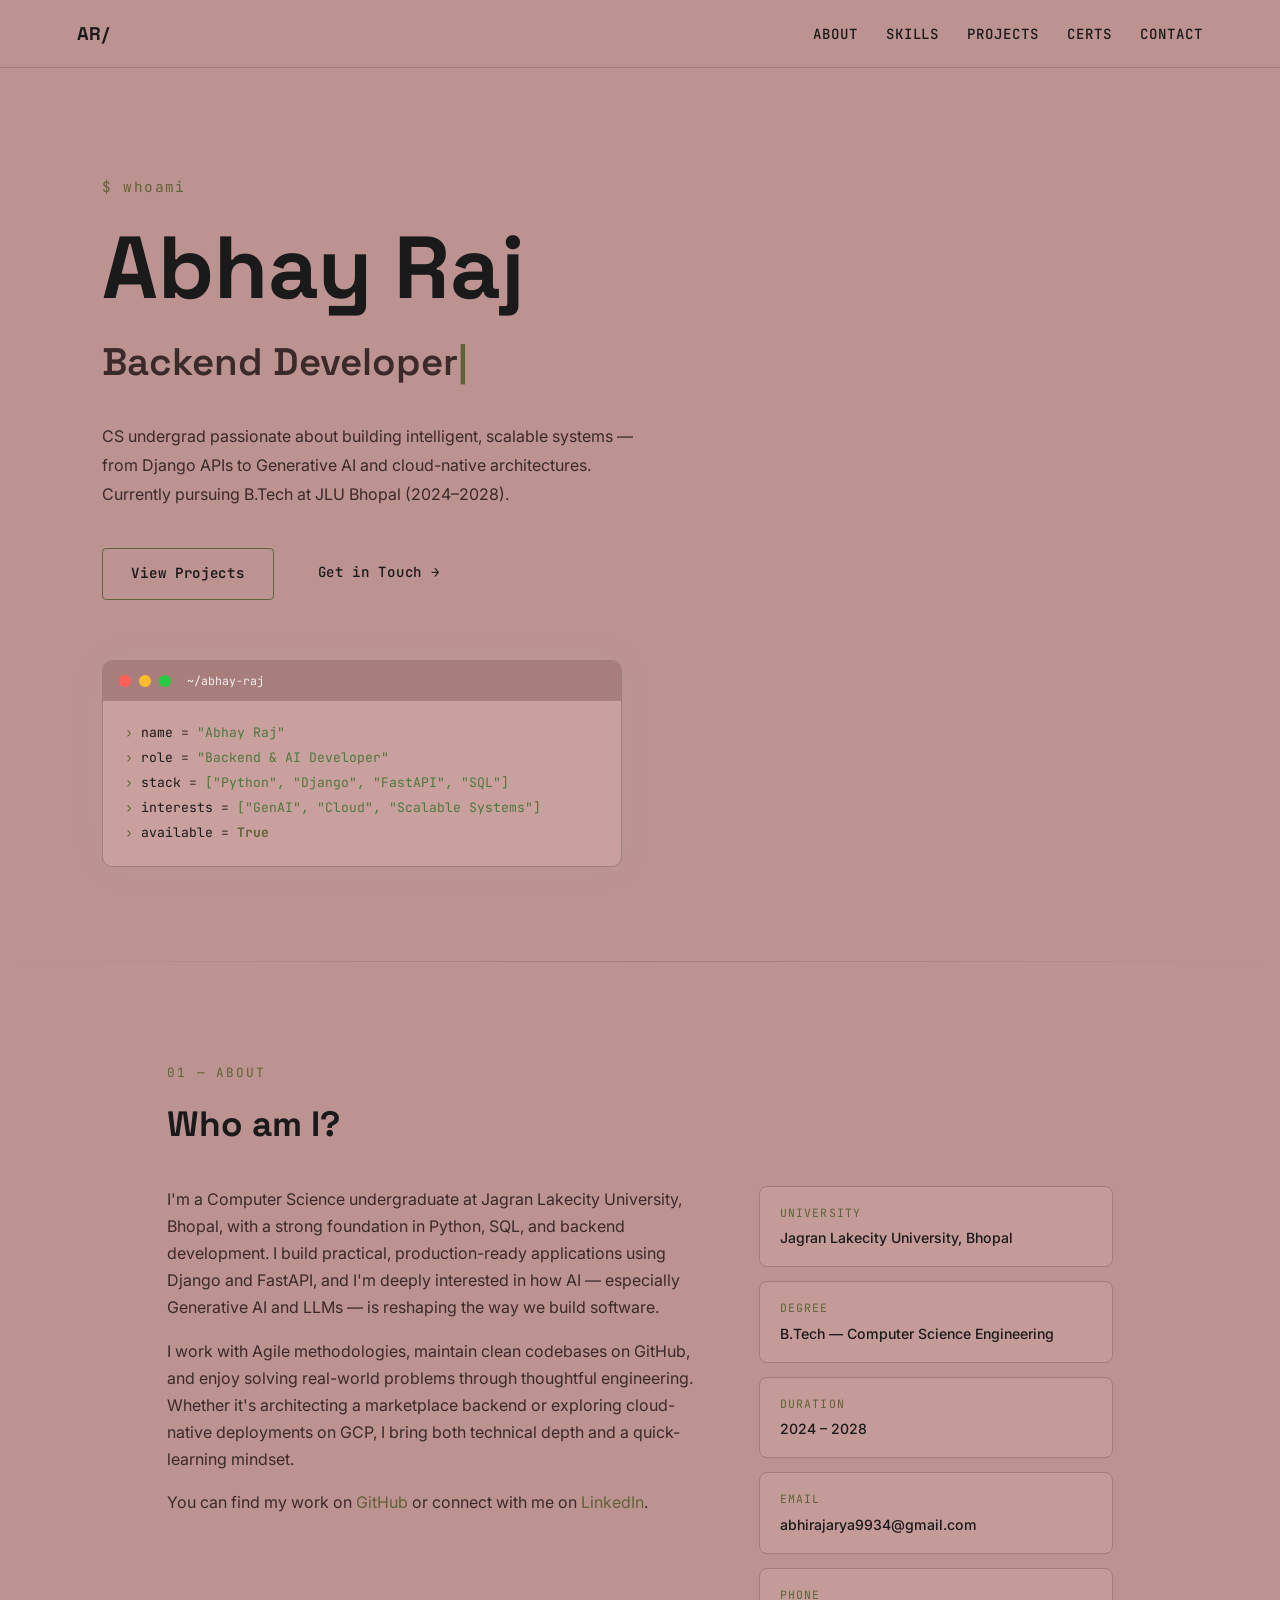
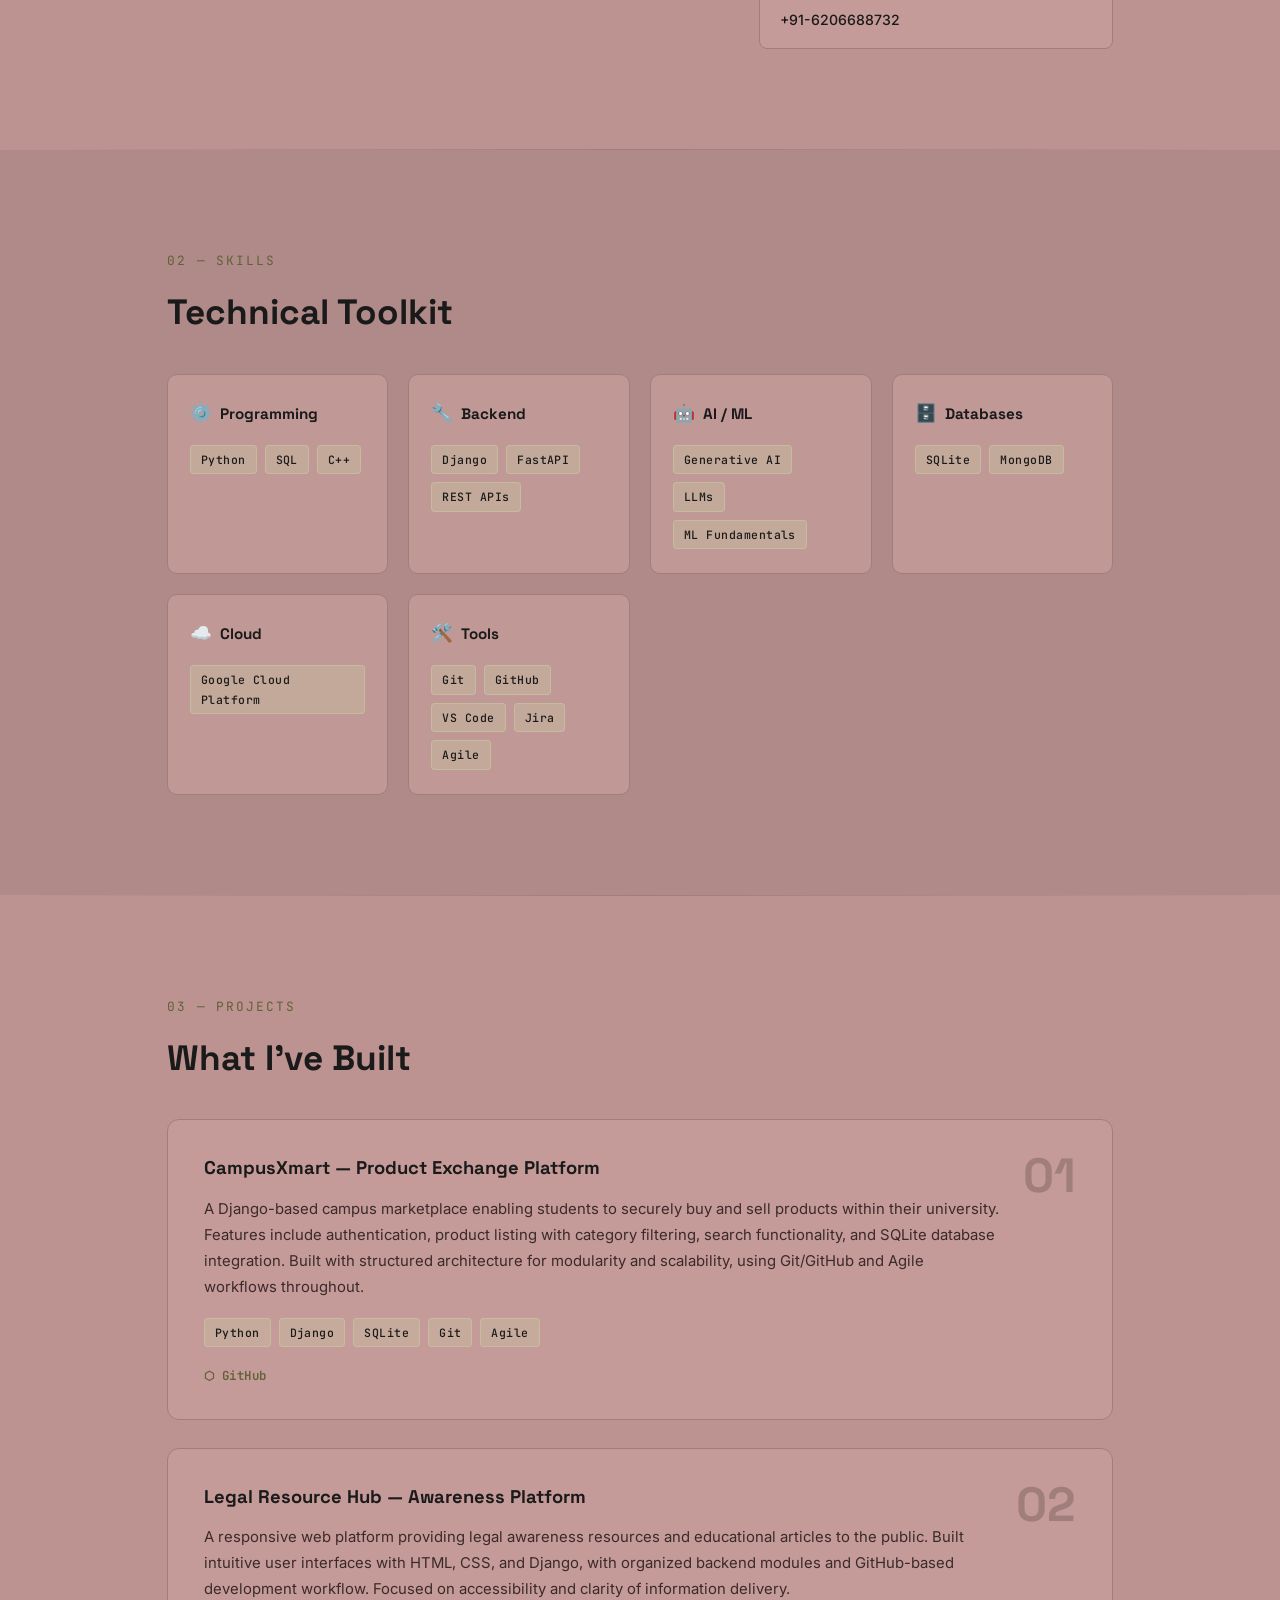
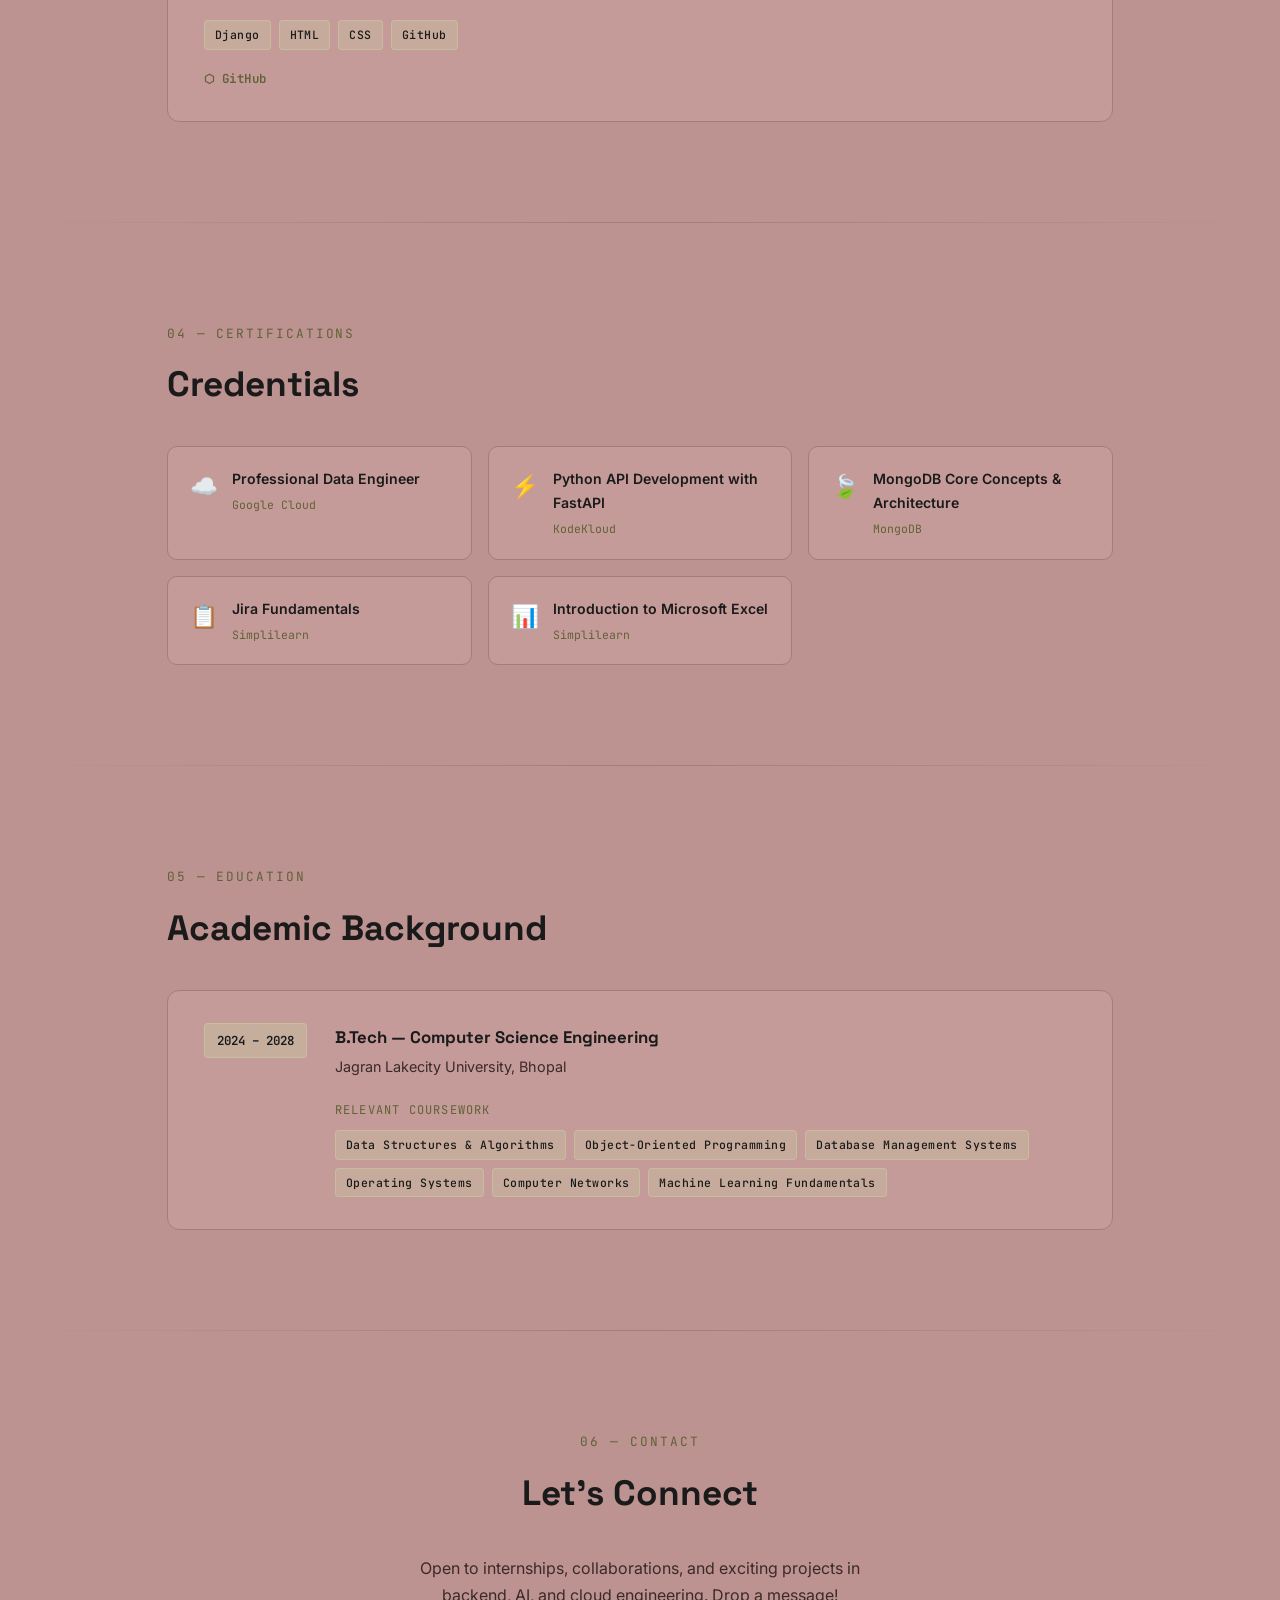
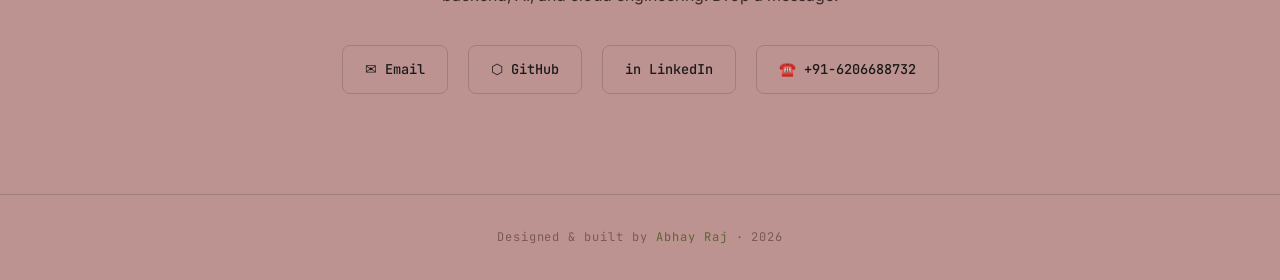
<file: index.html>
<!DOCTYPE html>
<html lang="en">
<head>
<meta charset="UTF-8"/>
<meta name="viewport" content="width=device-width, initial-scale=1.0"/>
<link rel="preconnect" href="https://fonts.googleapis.com"/>
<link rel="stylesheet" href="style.css">
<link href="https://fonts.googleapis.com/css2?family=Space+Grotesk:wght@400;500;600;700&family=Inter:wght@300;400;500&family=JetBrains+Mono:wght@400;500&display=swap" rel="stylesheet"/>
<title>Abhay Raj — Portfolio</title>
</head>
<body>
<!-- NAV -->
<nav id="nav">
  <div class="nav-logo">AR/</div>
  <ul class="nav-links">
    <li><a href="#about">About</a></li>
    <li><a href="#skills">Skills</a></li>
    <li><a href="#projects">Projects</a></li>
    <li><a href="#certs">Certs</a></li>
    <li><a href="#contact">Contact</a></li>
  </ul>
  <button class="hamburger" id="hamburger" aria-label="Toggle menu">
    <span></span><span></span><span></span>
  </button>
</nav>
<!-- MOBILE DRAWER -->
<div class="nav-drawer" id="drawer">
  <a href="#about"    onclick="closeDrawer()">About</a>
  <a href="#skills"   onclick="closeDrawer()">Skills</a>
  <a href="#projects" onclick="closeDrawer()">Projects</a>
  <a href="#certs"    onclick="closeDrawer()">Certs</a>
  <a href="#contact"  onclick="closeDrawer()">Contact</a>
</div>

<!-- HERO -->
<div id="hero">
  <p class="hero-eyebrow">$ whoami</p>
  <h1 class="hero-name">Abhay Raj</h1>
  <h2 class="hero-title"><span id="typed"></span><span class="typed-cursor">|</span></h2>
  <p class="hero-desc">
    CS undergrad passionate about building intelligent, scalable systems —
    from Django APIs to Generative AI and cloud-native architectures.
    Currently pursuing B.Tech at JLU Bhopal (2024–2028).
  </p>
  <div class="hero-btns">
    <a class="btn-primary" href="#projects">View Projects</a>
    <a class="btn-ghost" href="mailto:abhirajarya9934@gmail.com">Get in Touch →</a>
  </div>

  <div class="terminal">
    <div class="terminal-bar">
      <div class="dot dot-r"></div><div class="dot dot-y"></div><div class="dot dot-g"></div>
      <span style="font-family:'JetBrains Mono',monospace;font-size:.72rem;color:#f5f0ee;margin-left:8px">~/abhay-raj</span>
    </div>
    <div class="terminal-body">
      <div><span class="prompt">›</span> <span class="key">name</span>       = <span class="val">"Abhay Raj"</span></div>
      <div><span class="prompt">›</span> <span class="key">role</span>       = <span class="val">"Backend &amp; AI Developer"</span></div>
      <div><span class="prompt">›</span> <span class="key">stack</span>      = <span class="val">["Python", "Django", "FastAPI", "SQL"]</span></div>
      <div><span class="prompt">›</span> <span class="key">interests</span>  = <span class="val">["GenAI", "Cloud", "Scalable Systems"]</span></div>
      <div><span class="prompt">›</span> <span class="key">available</span>  = <span class="val" style="color:#606237;font-weight:700">True</span></div>
    </div>
  </div>
</div>

<div class="section-divider"></div>

<!-- ABOUT -->
<section id="about">
  <div class="reveal">
    <p class="section-label">01 — About</p>
    <h2 class="section-title">Who am I?</h2>
  </div>
  <div class="about-grid">
    <div class="about-text reveal">
      <p>
        I'm a Computer Science undergraduate at Jagran Lakecity University, Bhopal, with a strong foundation in Python, SQL, and backend development. I build practical, production-ready applications using Django and FastAPI, and I'm deeply interested in how AI — especially Generative AI and LLMs — is reshaping the way we build software.
      </p>
      <p>
        I work with Agile methodologies, maintain clean codebases on GitHub, and enjoy solving real-world problems through thoughtful engineering. Whether it's architecting a marketplace backend or exploring cloud-native deployments on GCP, I bring both technical depth and a quick-learning mindset.
      </p>
      <p>
        You can find my work on <a href="https://github.com/Paparx" target="_blank">GitHub</a> or connect with me on <a href="https://linkedin.com/in/abhay-rraj" target="_blank">LinkedIn</a>.
      </p>
    </div>
    <div class="about-details reveal">
      <div class="detail-item">
        <div class="di-label">University</div>
        <div class="di-val">Jagran Lakecity University, Bhopal</div>
      </div>
      <div class="detail-item">
        <div class="di-label">Degree</div>
        <div class="di-val">B.Tech — Computer Science Engineering</div>
      </div>
      <div class="detail-item">
        <div class="di-label">Duration</div>
        <div class="di-val">2024 – 2028</div>
      </div>
      <div class="detail-item">
        <div class="di-label">Email</div>
        <div class="di-val">abhirajarya9934@gmail.com</div>
      </div>
      <div class="detail-item">
        <div class="di-label">Phone</div>
        <div class="di-val">+91-6206688732</div>
      </div>
    </div>
  </div>
</section>

<div class="section-divider"></div>

<!-- SKILLS -->
<div id="skills">
  <div class="inner">
    <div class="reveal">
      <p class="section-label">02 — Skills</p>
      <h2 class="section-title">Technical Toolkit</h2>
    </div>
    <div class="skills-grid">
      <div class="skill-card reveal">
        <div class="skill-card-title"><span class="icon">⚙️</span> Programming</div>
        <div class="tags">
          <span class="tag">Python</span>
          <span class="tag">SQL</span>
          <span class="tag">C++</span>
        </div>
      </div>
      <div class="skill-card reveal">
        <div class="skill-card-title"><span class="icon">🔧</span> Backend</div>
        <div class="tags">
          <span class="tag">Django</span>
          <span class="tag">FastAPI</span>
          <span class="tag">REST APIs</span>
        </div>
      </div>
      <div class="skill-card reveal">
        <div class="skill-card-title"><span class="icon">🤖</span> AI / ML</div>
        <div class="tags">
          <span class="tag">Generative AI</span>
          <span class="tag">LLMs</span>
          <span class="tag">ML Fundamentals</span>
        </div>
      </div>
      <div class="skill-card reveal">
        <div class="skill-card-title"><span class="icon">🗄️</span> Databases</div>
        <div class="tags">
          <span class="tag">SQLite</span>
          <span class="tag">MongoDB</span>
        </div>
      </div>
      <div class="skill-card reveal">
        <div class="skill-card-title"><span class="icon">☁️</span> Cloud</div>
        <div class="tags">
          <span class="tag">Google Cloud Platform</span>
        </div>
      </div>
      <div class="skill-card reveal">
        <div class="skill-card-title"><span class="icon">🛠️</span> Tools</div>
        <div class="tags">
          <span class="tag">Git</span>
          <span class="tag">GitHub</span>
          <span class="tag">VS Code</span>
          <span class="tag">Jira</span>
          <span class="tag">Agile</span>
        </div>
      </div>
    </div>
  </div>
</div>

<div class="section-divider"></div>

<!-- PROJECTS -->
<section id="projects">
  <div class="reveal">
    <p class="section-label">03 — Projects</p>
    <h2 class="section-title">What I've Built</h2>
  </div>
  <div class="projects-list">

    <div class="project-card reveal">
      <div>
        <div class="project-name">CampusXmart — Product Exchange Platform</div>
        <p class="project-desc">
          A Django-based campus marketplace enabling students to securely buy and sell products within their university. Features include authentication, product listing with category filtering, search functionality, and SQLite database integration. Built with structured architecture for modularity and scalability, using Git/GitHub and Agile workflows throughout.
        </p>
        <div class="tags" style="margin-bottom:18px">
          <span class="tag">Python</span><span class="tag">Django</span>
          <span class="tag">SQLite</span><span class="tag">Git</span><span class="tag">Agile</span>
        </div>
        <div class="project-links">
          <a class="project-link" href="https://github.com/Paparx/CampusXmart" target="_blank">⬡ GitHub</a>
        </div>
      </div>
      <div class="project-number">01</div>
    </div>

    <div class="project-card reveal">
      <div>
        <div class="project-name">Legal Resource Hub — Awareness Platform</div>
        <p class="project-desc">
          A responsive web platform providing legal awareness resources and educational articles to the public. Built intuitive user interfaces with HTML, CSS, and Django, with organized backend modules and GitHub-based development workflow. Focused on accessibility and clarity of information delivery.
        </p>
        <div class="tags" style="margin-bottom:18px">
          <span class="tag">Django</span><span class="tag">HTML</span>
          <span class="tag">CSS</span><span class="tag">GitHub</span>
        </div>
        <div class="project-links">
          <a class="project-link" href="https://github.com/Paparx/WP_end_project" target="_blank">⬡ GitHub</a>
        </div>
      </div>
      <div class="project-number">02</div>
    </div>

  </div>
</section>

<div class="section-divider"></div>

<!-- CERTIFICATIONS -->
<section id="certs">
  <div class="reveal">
    <p class="section-label">04 — Certifications</p>
    <h2 class="section-title">Credentials</h2>
  </div>
  <div class="certs-grid">
    <div class="cert-card reveal">
      <div class="cert-icon">☁️</div>
      <div>
        <div class="cert-name">Professional Data Engineer</div>
        <div class="cert-issuer">Google Cloud</div>
      </div>
    </div>
    <div class="cert-card reveal">
      <div class="cert-icon">⚡</div>
      <div>
        <div class="cert-name">Python API Development with FastAPI</div>
        <div class="cert-issuer">KodeKloud</div>
      </div>
    </div>
    <div class="cert-card reveal">
      <div class="cert-icon">🍃</div>
      <div>
        <div class="cert-name">MongoDB Core Concepts & Architecture</div>
        <div class="cert-issuer">MongoDB</div>
      </div>
    </div>
    <div class="cert-card reveal">
      <div class="cert-icon">📋</div>
      <div>
        <div class="cert-name">Jira Fundamentals</div>
        <div class="cert-issuer">Simplilearn</div>
      </div>
    </div>
    <div class="cert-card reveal">
      <div class="cert-icon">📊</div>
      <div>
        <div class="cert-name">Introduction to Microsoft Excel</div>
        <div class="cert-issuer">Simplilearn</div>
      </div>
    </div>
  </div>
</section>

<div class="section-divider"></div>

<!-- EDUCATION -->
<section id="education">
  <div class="reveal">
    <p class="section-label">05 — Education</p>
    <h2 class="section-title">Academic Background</h2>
  </div>
  <div class="edu-card reveal">
    <div class="edu-year">2024 – 2028</div>
    <div class="edu-info">
      <div class="edu-degree">B.Tech — Computer Science Engineering</div>
      <div class="edu-school">Jagran Lakecity University, Bhopal</div>
      <div class="coursework">
        <div class="coursework-title">Relevant Coursework</div>
        <div class="tags">
          <span class="tag">Data Structures &amp; Algorithms</span>
          <span class="tag">Object-Oriented Programming</span>
          <span class="tag">Database Management Systems</span>
          <span class="tag">Operating Systems</span>
          <span class="tag">Computer Networks</span>
          <span class="tag">Machine Learning Fundamentals</span>
        </div>
      </div>
    </div>
  </div>
</section>

<div class="section-divider"></div>

<!-- CONTACT -->
<section id="contact">
  <div class="reveal">
    <p class="section-label">06 — Contact</p>
    <h2 class="section-title">Let's Connect</h2>
  </div>
  <p class="contact-desc reveal">
    Open to internships, collaborations, and exciting projects in backend, AI, and cloud engineering. Drop a message!
  </p>
  <div class="contact-links reveal">
    <a class="contact-link" href="mailto:abhirajarya9934@gmail.com">✉ Email</a>
    <a class="contact-link" href="https://github.com/Paparx" target="_blank">⬡ GitHub</a>
    <a class="contact-link" href="https://linkedin.com/in/abhay-rraj" target="_blank">in LinkedIn</a>
    <a class="contact-link" href="tel:+916206688732">☎️ +91-6206688732</a>
  </div>
</section>

<footer>
  Designed &amp; built by <span>Abhay Raj</span> · 2026
</footer>
<script src="script.js"></script>
</body>
</html>
</file>
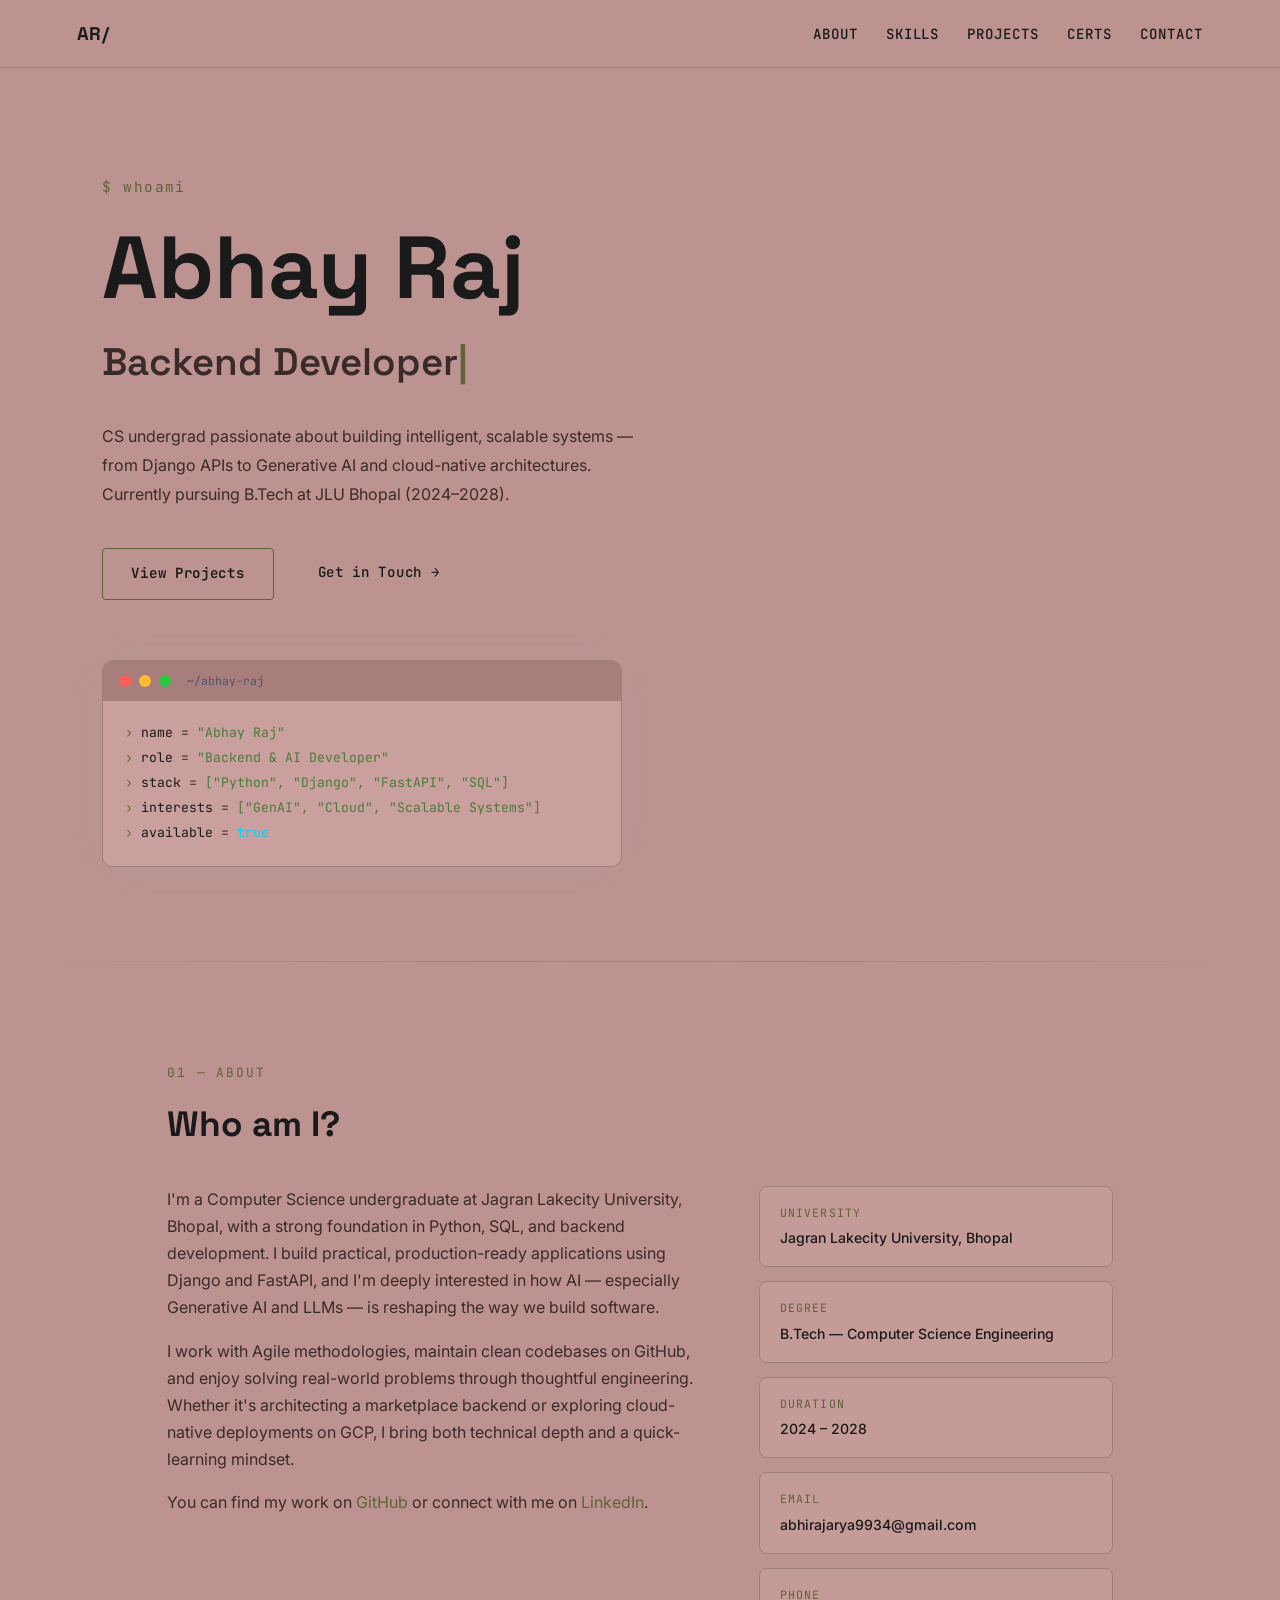
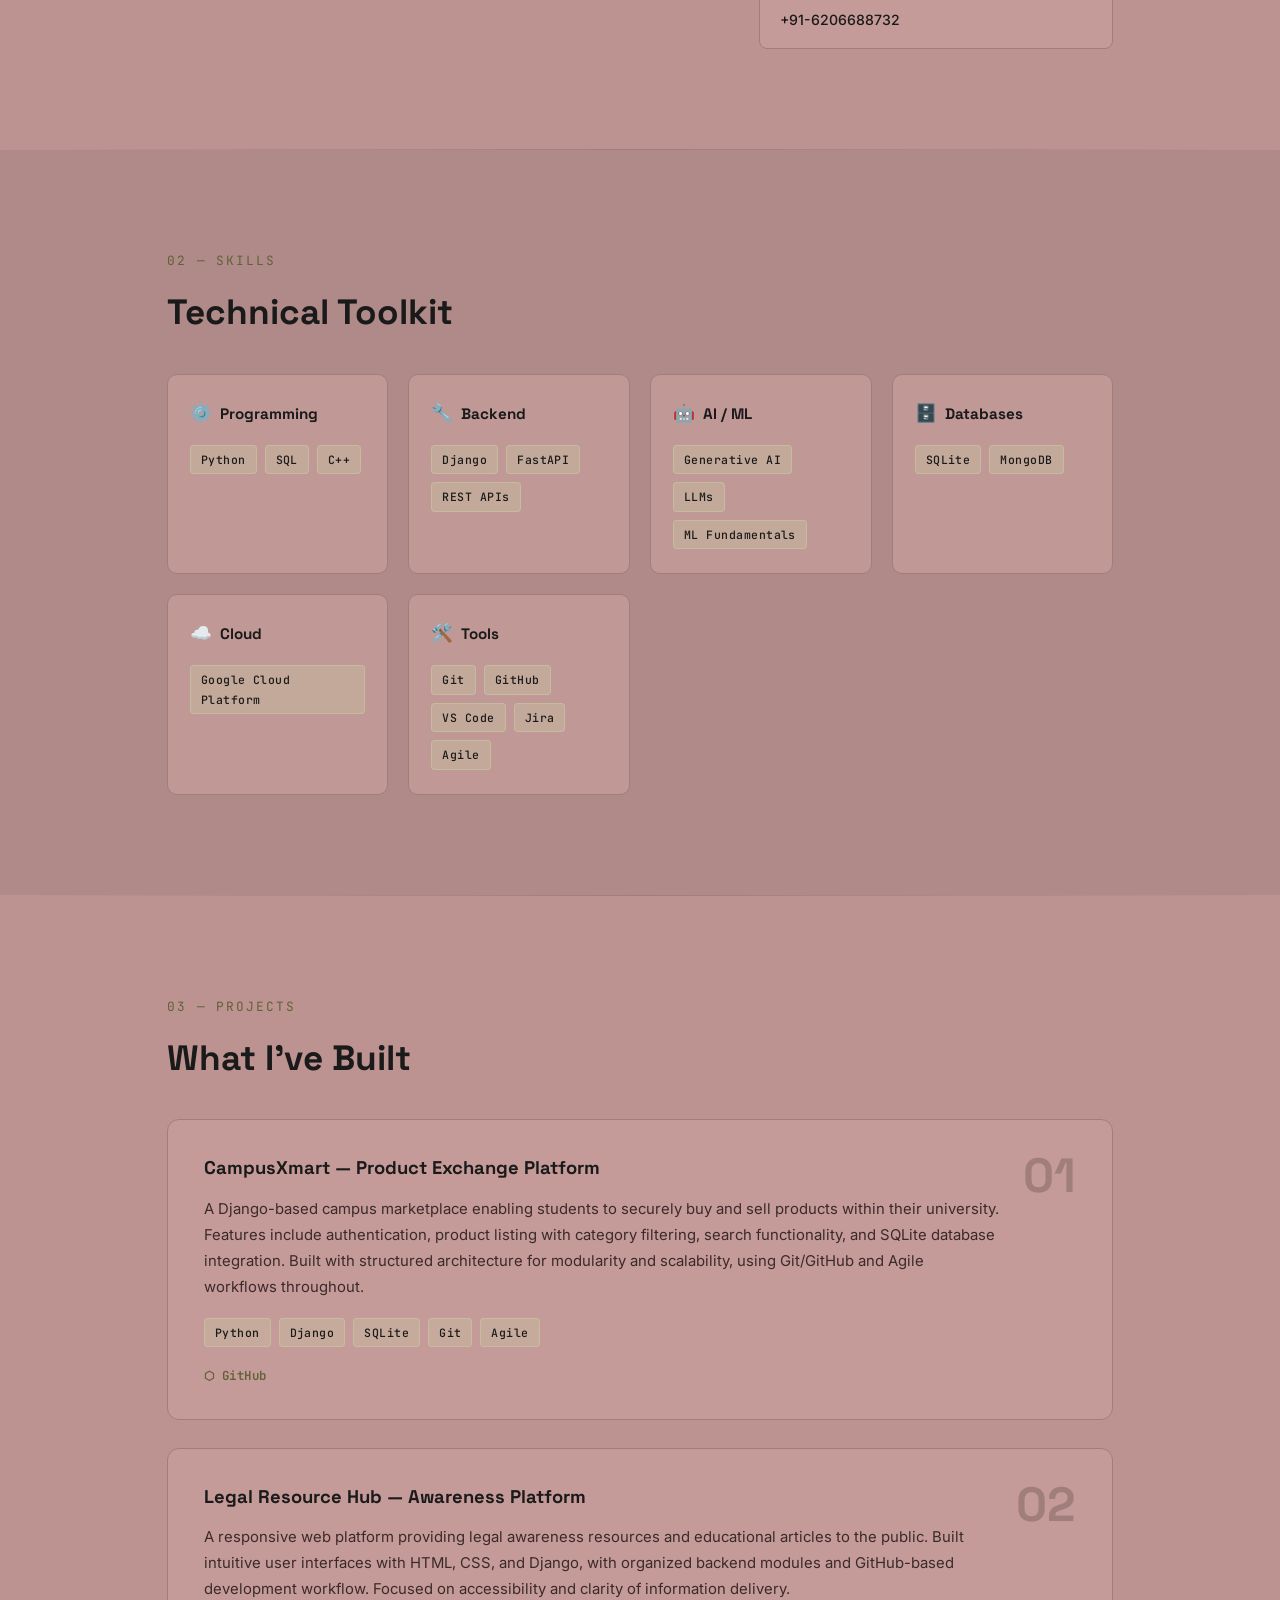
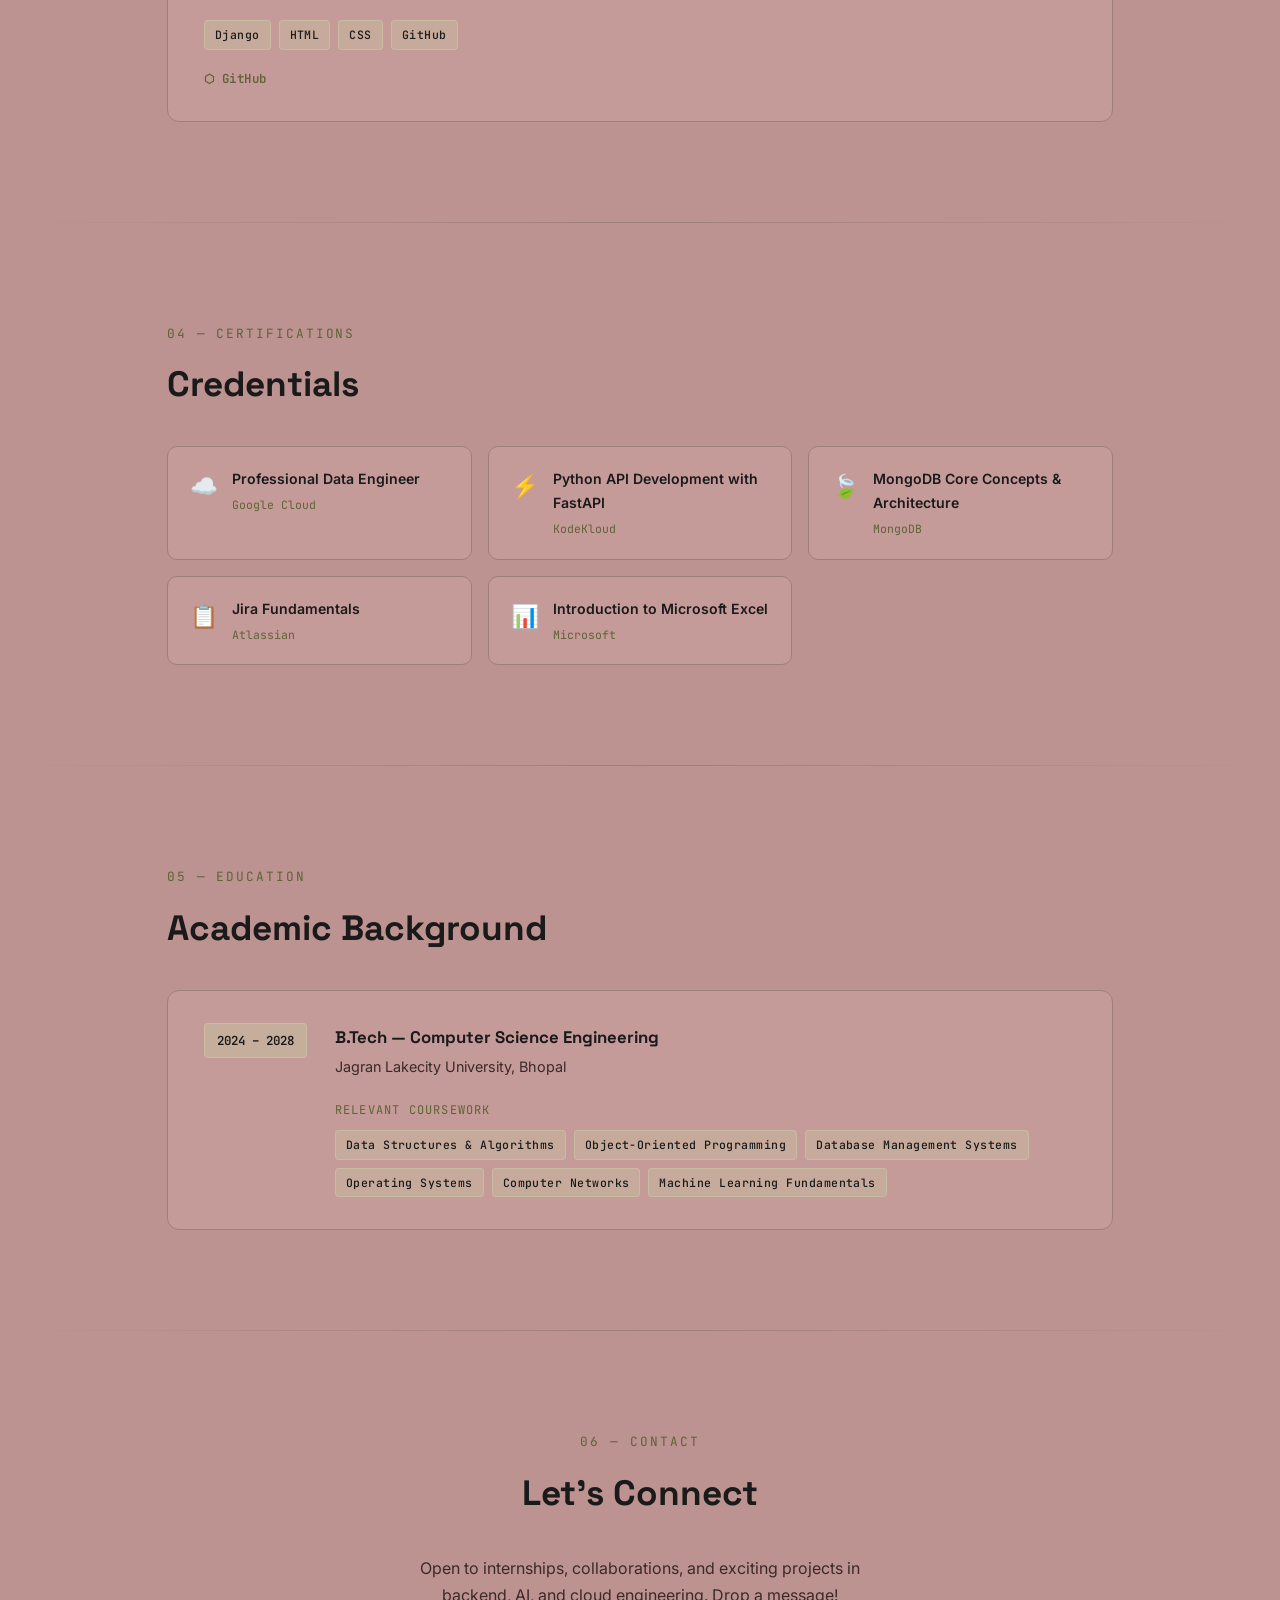
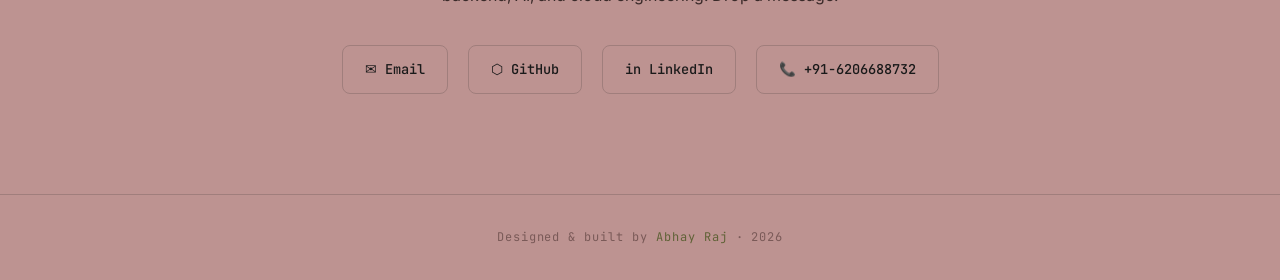
<file: portfolio.html>
<!DOCTYPE html>
<html lang="en">
<head>
<meta charset="UTF-8"/>
<meta name="viewport" content="width=device-width, initial-scale=1.0"/>
<link rel="preconnect" href="https://fonts.googleapis.com"/>
<link rel="stylesheet" href="style.css">
<link href="https://fonts.googleapis.com/css2?family=Space+Grotesk:wght@400;500;600;700&family=Inter:wght@300;400;500&family=JetBrains+Mono:wght@400;500&display=swap" rel="stylesheet"/>
<title>Abhay Raj — Portfolio</title>
</head>
<body>
<!-- NAV -->
<nav id="nav">
  <div class="nav-logo">AR/</div>
  <ul class="nav-links">
    <li><a href="#about">About</a></li>
    <li><a href="#skills">Skills</a></li>
    <li><a href="#projects">Projects</a></li>
    <li><a href="#certs">Certs</a></li>
    <li><a href="#contact">Contact</a></li>
  </ul>
</nav>

<!-- HERO -->
<div id="hero">
  <p class="hero-eyebrow">$ whoami</p>
  <h1 class="hero-name">Abhay Raj</h1>
  <h2 class="hero-title"><span id="typed"></span><span class="typed-cursor">|</span></h2>
  <p class="hero-desc">
    CS undergrad passionate about building intelligent, scalable systems —
    from Django APIs to Generative AI and cloud-native architectures.
    Currently pursuing B.Tech at JLU Bhopal (2024–2028).
  </p>
  <div class="hero-btns">
    <a class="btn-primary" href="#projects">View Projects</a>
    <a class="btn-ghost" href="mailto:abhirajarya9934@gmail.com">Get in Touch →</a>
  </div>

  <div class="terminal">
    <div class="terminal-bar">
      <div class="dot dot-r"></div><div class="dot dot-y"></div><div class="dot dot-g"></div>
      <span style="font-family:'JetBrains Mono',monospace;font-size:.72rem;color:#4a5568;margin-left:8px">~/abhay-raj</span>
    </div>
    <div class="terminal-body">
      <div><span class="prompt">›</span> <span class="key">name</span>       = <span class="val">"Abhay Raj"</span></div>
      <div><span class="prompt">›</span> <span class="key">role</span>       = <span class="val">"Backend &amp; AI Developer"</span></div>
      <div><span class="prompt">›</span> <span class="key">stack</span>      = <span class="val">["Python", "Django", "FastAPI", "SQL"]</span></div>
      <div><span class="prompt">›</span> <span class="key">interests</span>  = <span class="val">["GenAI", "Cloud", "Scalable Systems"]</span></div>
      <div><span class="prompt">›</span> <span class="key">available</span>  = <span class="val" style="color:#00D4FF">true</span></div>
    </div>
  </div>
</div>

<div class="section-divider"></div>

<!-- ABOUT -->
<section id="about">
  <div class="reveal">
    <p class="section-label">01 — About</p>
    <h2 class="section-title">Who am I?</h2>
  </div>
  <div class="about-grid">
    <div class="about-text reveal">
      <p>
        I'm a Computer Science undergraduate at Jagran Lakecity University, Bhopal, with a strong foundation in Python, SQL, and backend development. I build practical, production-ready applications using Django and FastAPI, and I'm deeply interested in how AI — especially Generative AI and LLMs — is reshaping the way we build software.
      </p>
      <p>
        I work with Agile methodologies, maintain clean codebases on GitHub, and enjoy solving real-world problems through thoughtful engineering. Whether it's architecting a marketplace backend or exploring cloud-native deployments on GCP, I bring both technical depth and a quick-learning mindset.
      </p>
      <p>
        You can find my work on <a href="https://github.com/Paparx" target="_blank">GitHub</a> or connect with me on <a href="https://linkedin.com/in/abhay-rraj" target="_blank">LinkedIn</a>.
      </p>
    </div>
    <div class="about-details reveal">
      <div class="detail-item">
        <div class="di-label">University</div>
        <div class="di-val">Jagran Lakecity University, Bhopal</div>
      </div>
      <div class="detail-item">
        <div class="di-label">Degree</div>
        <div class="di-val">B.Tech — Computer Science Engineering</div>
      </div>
      <div class="detail-item">
        <div class="di-label">Duration</div>
        <div class="di-val">2024 – 2028</div>
      </div>
      <div class="detail-item">
        <div class="di-label">Email</div>
        <div class="di-val">abhirajarya9934@gmail.com</div>
      </div>
      <div class="detail-item">
        <div class="di-label">Phone</div>
        <div class="di-val">+91-6206688732</div>
      </div>
    </div>
  </div>
</section>

<div class="section-divider"></div>

<!-- SKILLS -->
<div id="skills">
  <div class="inner">
    <div class="reveal">
      <p class="section-label">02 — Skills</p>
      <h2 class="section-title">Technical Toolkit</h2>
    </div>
    <div class="skills-grid">
      <div class="skill-card reveal">
        <div class="skill-card-title"><span class="icon">⚙️</span> Programming</div>
        <div class="tags">
          <span class="tag">Python</span>
          <span class="tag">SQL</span>
          <span class="tag">C++</span>
        </div>
      </div>
      <div class="skill-card reveal">
        <div class="skill-card-title"><span class="icon">🔧</span> Backend</div>
        <div class="tags">
          <span class="tag">Django</span>
          <span class="tag">FastAPI</span>
          <span class="tag">REST APIs</span>
        </div>
      </div>
      <div class="skill-card reveal">
        <div class="skill-card-title"><span class="icon">🤖</span> AI / ML</div>
        <div class="tags">
          <span class="tag">Generative AI</span>
          <span class="tag">LLMs</span>
          <span class="tag">ML Fundamentals</span>
        </div>
      </div>
      <div class="skill-card reveal">
        <div class="skill-card-title"><span class="icon">🗄️</span> Databases</div>
        <div class="tags">
          <span class="tag">SQLite</span>
          <span class="tag">MongoDB</span>
        </div>
      </div>
      <div class="skill-card reveal">
        <div class="skill-card-title"><span class="icon">☁️</span> Cloud</div>
        <div class="tags">
          <span class="tag">Google Cloud Platform</span>
        </div>
      </div>
      <div class="skill-card reveal">
        <div class="skill-card-title"><span class="icon">🛠️</span> Tools</div>
        <div class="tags">
          <span class="tag">Git</span>
          <span class="tag">GitHub</span>
          <span class="tag">VS Code</span>
          <span class="tag">Jira</span>
          <span class="tag">Agile</span>
        </div>
      </div>
    </div>
  </div>
</div>

<div class="section-divider"></div>

<!-- PROJECTS -->
<section id="projects">
  <div class="reveal">
    <p class="section-label">03 — Projects</p>
    <h2 class="section-title">What I've Built</h2>
  </div>
  <div class="projects-list">

    <div class="project-card reveal">
      <div>
        <div class="project-name">CampusXmart — Product Exchange Platform</div>
        <p class="project-desc">
          A Django-based campus marketplace enabling students to securely buy and sell products within their university. Features include authentication, product listing with category filtering, search functionality, and SQLite database integration. Built with structured architecture for modularity and scalability, using Git/GitHub and Agile workflows throughout.
        </p>
        <div class="tags" style="margin-bottom:18px">
          <span class="tag">Python</span><span class="tag">Django</span>
          <span class="tag">SQLite</span><span class="tag">Git</span><span class="tag">Agile</span>
        </div>
        <div class="project-links">
          <a class="project-link" href="https://github.com/Paparx" target="_blank">⬡ GitHub</a>
        </div>
      </div>
      <div class="project-number">01</div>
    </div>

    <div class="project-card reveal">
      <div>
        <div class="project-name">Legal Resource Hub — Awareness Platform</div>
        <p class="project-desc">
          A responsive web platform providing legal awareness resources and educational articles to the public. Built intuitive user interfaces with HTML, CSS, and Django, with organized backend modules and GitHub-based development workflow. Focused on accessibility and clarity of information delivery.
        </p>
        <div class="tags" style="margin-bottom:18px">
          <span class="tag">Django</span><span class="tag">HTML</span>
          <span class="tag">CSS</span><span class="tag">GitHub</span>
        </div>
        <div class="project-links">
          <a class="project-link" href="https://github.com/Paparx" target="_blank">⬡ GitHub</a>
        </div>
      </div>
      <div class="project-number">02</div>
    </div>

  </div>
</section>

<div class="section-divider"></div>

<!-- CERTIFICATIONS -->
<section id="certs">
  <div class="reveal">
    <p class="section-label">04 — Certifications</p>
    <h2 class="section-title">Credentials</h2>
  </div>
  <div class="certs-grid">
    <div class="cert-card reveal">
      <div class="cert-icon">☁️</div>
      <div>
        <div class="cert-name">Professional Data Engineer</div>
        <div class="cert-issuer">Google Cloud</div>
      </div>
    </div>
    <div class="cert-card reveal">
      <div class="cert-icon">⚡</div>
      <div>
        <div class="cert-name">Python API Development with FastAPI</div>
        <div class="cert-issuer">KodeKloud</div>
      </div>
    </div>
    <div class="cert-card reveal">
      <div class="cert-icon">🍃</div>
      <div>
        <div class="cert-name">MongoDB Core Concepts & Architecture</div>
        <div class="cert-issuer">MongoDB</div>
      </div>
    </div>
    <div class="cert-card reveal">
      <div class="cert-icon">📋</div>
      <div>
        <div class="cert-name">Jira Fundamentals</div>
        <div class="cert-issuer">Atlassian</div>
      </div>
    </div>
    <div class="cert-card reveal">
      <div class="cert-icon">📊</div>
      <div>
        <div class="cert-name">Introduction to Microsoft Excel</div>
        <div class="cert-issuer">Microsoft</div>
      </div>
    </div>
  </div>
</section>

<div class="section-divider"></div>

<!-- EDUCATION -->
<section id="education">
  <div class="reveal">
    <p class="section-label">05 — Education</p>
    <h2 class="section-title">Academic Background</h2>
  </div>
  <div class="edu-card reveal">
    <div class="edu-year">2024 – 2028</div>
    <div class="edu-info">
      <div class="edu-degree">B.Tech — Computer Science Engineering</div>
      <div class="edu-school">Jagran Lakecity University, Bhopal</div>
      <div class="coursework">
        <div class="coursework-title">Relevant Coursework</div>
        <div class="tags">
          <span class="tag">Data Structures &amp; Algorithms</span>
          <span class="tag">Object-Oriented Programming</span>
          <span class="tag">Database Management Systems</span>
          <span class="tag">Operating Systems</span>
          <span class="tag">Computer Networks</span>
          <span class="tag">Machine Learning Fundamentals</span>
        </div>
      </div>
    </div>
  </div>
</section>

<div class="section-divider"></div>

<!-- CONTACT -->
<section id="contact">
  <div class="reveal">
    <p class="section-label">06 — Contact</p>
    <h2 class="section-title">Let's Connect</h2>
  </div>
  <p class="contact-desc reveal">
    Open to internships, collaborations, and exciting projects in backend, AI, and cloud engineering. Drop a message!
  </p>
  <div class="contact-links reveal">
    <a class="contact-link" href="mailto:abhirajarya9934@gmail.com">✉ Email</a>
    <a class="contact-link" href="https://github.com/Paparx" target="_blank">⬡ GitHub</a>
    <a class="contact-link" href="https://linkedin.com/in/abhay-rraj" target="_blank">in LinkedIn</a>
    <a class="contact-link" href="tel:+916206688732">📞 +91-6206688732</a>
  </div>
</section>

<footer>
  Designed &amp; built by <span>Abhay Raj</span> · 2026
</footer>
<script src="script.js"></script>
</body>
</html>
</file>
<file: style.css>
*, *::before, *::after { box-sizing: border-box; margin: 0; padding: 0; }

  :root {
    --bg:        #BD9391;
    --bg2:       #b08a88;
    --bg3:       #c9a09e;
    --cyan:      #606237;
    --cyan-dim:  #60623733;
    --slate:     #91B7C7;
    --light:     #C9CBA3;
    --white:     #f5f0ee;
    --border:    #a07e7c;
    --olive:     #C9CBA3;
    --grad:      linear-gradient(135deg, #60623722, #C9CBA322);
  }

  html { scroll-behavior: smooth; }

  body {
    background: var(--bg);
    color: #3a2a29;
    font-family: 'Inter', sans-serif;
    font-size: 16px;
    line-height: 1.7;
    overflow-x: hidden;
    padding-top: 61px;
  }

  /* ── NAV ── */
  nav {
    position: fixed; top: 0; width: 100%; z-index: 100;
    display: flex; justify-content: space-between; align-items: center;
    padding: 18px 6vw;
    background: #bd9391ee;
    backdrop-filter: blur(14px);
    border-bottom: 1px solid #a07e7c;
    transition: box-shadow .3s;
  }
  nav.scrolled { box-shadow: 0 4px 30px #60623722; }
  .nav-logo {
    font-family: 'Space Grotesk', sans-serif;
    font-weight: 700; font-size: 1.15rem;
    color: #1a1a1a; letter-spacing: .5px;
  }
  .nav-links { display: flex; gap: 28px; list-style: none; }
  .nav-links a {
    color: #1a1a1a; text-decoration: none;
    font-size: .88rem; letter-spacing: .07em; text-transform: uppercase;
    font-family: 'JetBrains Mono', monospace;
    font-weight: 500;
    transition: color .2s;
  }
  .nav-links a:hover { color: #606237; }

  /* ── SECTIONS ── */
  section { padding: 100px 6vw; max-width: 1100px; margin: 0 auto; }

  /* ── HERO ── */
  #hero {
    min-height: 100vh;
    display: flex; flex-direction: column; justify-content: center;
    max-width: 100%; padding: 80px 8vw 60px;
  }
  .hero-eyebrow {
    font-family: 'JetBrains Mono', monospace;
    color: #606237; font-size: .9rem;
    margin-bottom: 20px; letter-spacing: .1em;
  }
  .hero-name {
    font-family: 'Space Grotesk', sans-serif;
    font-size: clamp(2.8rem, 7vw, 5.5rem);
    font-weight: 700; color: #1a1a1a;
    line-height: 1.1; margin-bottom: 12px;
  }
  .hero-title {
    font-family: 'Space Grotesk', sans-serif;
    font-size: clamp(1.4rem, 3.5vw, 2.4rem);
    font-weight: 600;
    color: #3a2a29;
    margin-bottom: 28px;
  }
  .hero-title .typed-cursor { color: #606237; animation: blink 1s infinite; }
  @keyframes blink { 0%,100%{opacity:1} 50%{opacity:0} }

  .hero-desc {
    max-width: 560px;
    font-size: 1rem; color: #3a2a29;
    margin-bottom: 40px; line-height: 1.8;
  }
  .hero-btns { display: flex; gap: 16px; flex-wrap: wrap; }
  .btn-primary {
    padding: 13px 28px;
    background: transparent;
    border: 1.5px solid #606237;
    color: #1a1a1a;
    font-family: 'JetBrains Mono', monospace;
    font-size: .88rem; letter-spacing: .05em;
    border-radius: 4px; cursor: pointer;
    text-decoration: none;
    font-weight: 600;
    transition: background .2s, box-shadow .2s;
  }
  .btn-primary:hover {
    background: #60623733;
    box-shadow: 0 0 20px #60623744;
  }
  .btn-ghost {
    padding: 13px 28px;
    color: #1a1a1a;
    font-family: 'JetBrains Mono', monospace;
    font-size: .88rem;
    text-decoration: none;
    letter-spacing: .05em;
    font-weight: 500;
    transition: color .2s;
  }
  .btn-ghost:hover { color: #606237; }

  /* terminal card */
  .terminal {
    margin-top: 60px;
    background: var(--bg3);
    border: 1px solid var(--border);
    border-radius: 10px;
    max-width: 520px;
    overflow: hidden;
    box-shadow: 0 0 40px #00D4FF0A;
  }
  .terminal-bar {
    background: #a87e7c;
    padding: 10px 16px;
    display: flex; align-items: center; gap: 8px;
  }
  .dot { width: 12px; height: 12px; border-radius: 50%; }
  .dot-r { background: #FF5F57; } .dot-y { background: #FEBC2E; } .dot-g { background: #28C840; }
  .terminal-body {
    padding: 20px 22px;
    font-family: 'JetBrains Mono', monospace;
    font-size: .82rem; line-height: 1.9; color: #3a2a29;
  }
  .terminal-body .prompt { color: #606237; }
  .terminal-body .val { color: #4a7a3a; }
  .terminal-body .key { color: #1a1a1a; }

  /* ── DIVIDER ── */
  .section-divider {
    width: 100%; height: 1px;
    background: linear-gradient(90deg, transparent, #a07e7c, transparent);
  }

  /* ── ABOUT ── */
  .section-label {
    font-family: 'JetBrains Mono', monospace;
    font-size: .8rem; color: #606237; letter-spacing: .15em;
    text-transform: uppercase; margin-bottom: 10px;
  }
  .section-title {
    font-family: 'Space Grotesk', sans-serif;
    font-size: clamp(1.6rem, 3vw, 2.2rem);
    font-weight: 700; color: #1a1a1a;
    margin-bottom: 32px;
  }
  .about-grid {
    display: grid;
    grid-template-columns: 3fr 2fr;
    gap: 60px; align-items: start;
  }
  .about-text p { margin-bottom: 16px; font-size: 1rem; color: #3a2a29; }
  .about-text a { color: #606237; text-decoration: none; }
  .about-details { display: flex; flex-direction: column; gap: 14px; }
  .detail-item {
    background: #c9a09eaa;
    border: 1px solid #a07e7c;
    border-radius: 8px;
    padding: 16px 20px;
    font-size: .88rem;
  }
  .detail-item .di-label {
    font-family: 'JetBrains Mono', monospace;
    color: #606237; font-size: .72rem;
    letter-spacing: .1em; margin-bottom: 4px;
    text-transform: uppercase;
  }
  .detail-item .di-val { color: #1a1a1a; font-weight: 500; }

  /* ── SKILLS ── */
  #skills { background: #b08a88; max-width: 100%; }
  #skills > .inner { max-width: 1100px; margin: 0 auto; padding: 100px 6vw; }
  .skills-grid {
    display: grid;
    grid-template-columns: repeat(auto-fit, minmax(220px, 1fr));
    gap: 20px;
  }
  .skill-card {
    background: #c9a09eaa;
    border: 1px solid #a07e7c;
    border-radius: 10px;
    padding: 24px 22px;
    transition: border-color .25s, transform .25s;
  }
  .skill-card:hover { border-color: #606237; transform: translateY(-4px); }
  .skill-card-title {
    font-family: 'Space Grotesk', sans-serif;
    color: #1a1a1a; font-weight: 700;
    font-size: .95rem; margin-bottom: 16px;
    display: flex; align-items: center; gap: 8px;
  }
  .skill-card-title .icon { font-size: 1.1rem; }
  .tags { display: flex; flex-wrap: wrap; gap: 8px; }
  .tag {
    font-family: 'JetBrains Mono', monospace;
    font-size: .72rem;
    padding: 4px 10px;
    background: #C9CBA355;
    color: #1a1a1a;
    border: 1px solid #C9CBA388;
    border-radius: 4px;
    letter-spacing: .04em;
    font-weight: 500;
  }

  /* ── PROJECTS ── */
  .projects-list { display: flex; flex-direction: column; gap: 28px; }
  .project-card {
    background: #c9a09eaa;
    border: 1px solid #a07e7c;
    border-radius: 12px;
    padding: 32px 36px;
    display: grid;
    grid-template-columns: 1fr auto;
    gap: 24px; align-items: start;
    transition: border-color .25s, box-shadow .25s;
    position: relative; overflow: hidden;
  }
  .project-card::before {
    content: '';
    position: absolute; top: 0; left: 0;
    width: 3px; height: 100%;
    background: #606237;
    opacity: 0; transition: opacity .25s;
  }
  .project-card:hover { border-color: #606237; box-shadow: 0 8px 40px #60623722; }
  .project-card:hover::before { opacity: 1; }
  .project-name {
    font-family: 'Space Grotesk', sans-serif;
    color: #1a1a1a; font-weight: 700;
    font-size: 1.15rem; margin-bottom: 12px;
  }
  .project-desc { font-size: .93rem; line-height: 1.75; margin-bottom: 18px; color: #3a2a29; }
  .project-links { display: flex; gap: 14px; }
  .project-link {
    font-family: 'JetBrains Mono', monospace;
    font-size: .78rem; color: #606237;
    text-decoration: none; letter-spacing: .04em;
    display: flex; align-items: center; gap: 5px;
    font-weight: 600;
    transition: opacity .2s;
  }
  .project-link:hover { opacity: .7; }
  .project-number {
    font-family: 'Space Grotesk', sans-serif;
    font-size: 3rem; font-weight: 700;
    color: #a07e7c; line-height: 1;
    user-select: none;
  }

  /* ── CERTS ── */
  .certs-grid {
    display: grid;
    grid-template-columns: repeat(auto-fit, minmax(250px, 1fr));
    gap: 16px;
  }
  .cert-card {
    background: #c9a09eaa;
    border: 1px solid #a07e7c;
    border-radius: 10px;
    padding: 20px 22px;
    display: flex; align-items: flex-start; gap: 14px;
    transition: border-color .2s;
  }
  .cert-card:hover { border-color: #606237; }
  .cert-icon { font-size: 1.4rem; flex-shrink: 0; }
  .cert-name { color: #1a1a1a; font-size: .88rem; font-weight: 600; }
  .cert-issuer {
    font-family: 'JetBrains Mono', monospace;
    font-size: .72rem; color: #606237; margin-top: 4px;
  }

  /* ── EDUCATION ── */
  .edu-card {
    background: #c9a09eaa;
    border: 1px solid #a07e7c;
    border-radius: 12px;
    padding: 32px 36px;
    display: flex; gap: 28px; align-items: flex-start;
  }
  .edu-year {
    font-family: 'JetBrains Mono', monospace;
    font-size: .78rem; color: #1a1a1a;
    background: #C9CBA366;
    border: 1px solid #C9CBA388;
    padding: 6px 12px; border-radius: 4px;
    white-space: nowrap; flex-shrink: 0;
    font-weight: 600;
  }
  .edu-info .edu-degree {
    font-family: 'Space Grotesk', sans-serif;
    color: #1a1a1a; font-weight: 700; font-size: 1.05rem;
    margin-bottom: 4px;
  }
  .edu-info .edu-school { font-size: .9rem; color: #3a2a29; }
  .coursework { margin-top: 20px; }
  .coursework-title {
    font-family: 'JetBrains Mono', monospace;
    font-size: .75rem; color: #606237; letter-spacing: .1em;
    text-transform: uppercase; margin-bottom: 10px;
  }

  /* ── CONTACT ── */
  #contact { text-align: center; }
  .contact-desc { max-width: 500px; margin: 0 auto 36px; font-size: 1rem; color: #3a2a29; }
  .contact-links { display: flex; justify-content: center; gap: 20px; flex-wrap: wrap; }
  .contact-link {
    display: flex; align-items: center; gap: 8px;
    font-family: 'JetBrains Mono', monospace;
    font-size: .85rem; color: #1a1a1a;
    text-decoration: none; font-weight: 500;
    border: 1px solid #a07e7c;
    padding: 12px 22px; border-radius: 8px;
    transition: border-color .2s, color .2s, background .2s;
  }
  .contact-link:hover { border-color: #606237; color: #606237; background: #60623711; }

  /* ── FOOTER ── */
  footer {
    text-align: center;
    padding: 32px 6vw;
    border-top: 1px solid #a07e7c;
    font-family: 'JetBrains Mono', monospace;
    font-size: .75rem; color: #7a5a58;
    letter-spacing: .08em;
  }
  footer span { color: #606237; }

  /* ── SCROLL REVEAL ── */
  .reveal { opacity: 0; transform: translateY(28px); transition: opacity .65s ease, transform .65s ease; }
  .reveal.visible { opacity: 1; transform: translateY(0); }

  /* ── HAMBURGER ── */
  .hamburger {
    display: none;
    flex-direction: column; justify-content: center; gap: 5px;
    width: 36px; height: 36px; cursor: pointer;
    background: none; border: none; padding: 4px;
    z-index: 200;
  }
  .hamburger span {
    display: block; height: 2px; width: 100%;
    background: #1a1a1a; border-radius: 2px;
    transition: transform .3s, opacity .3s;
  }
  .hamburger.open span:nth-child(1) { transform: translateY(7px) rotate(45deg); }
  .hamburger.open span:nth-child(2) { opacity: 0; }
  .hamburger.open span:nth-child(3) { transform: translateY(-7px) rotate(-45deg); }

  /* mobile nav drawer */
  .nav-drawer {
    display: none;
    position: fixed; top: 61px; left: 0; right: 0;
    background: #bd9391f5;
    backdrop-filter: blur(16px);
    border-bottom: 1px solid #a07e7c;
    padding: 20px 6vw 24px;
    flex-direction: column; gap: 0;
    z-index: 99;
    transform: translateY(-8px); opacity: 0;
    transition: transform .25s ease, opacity .25s ease;
  }
  .nav-drawer.open {
    display: flex;
    transform: translateY(0); opacity: 1;
  }
  .nav-drawer a {
    color: #1a1a1a; text-decoration: none;
    font-family: 'JetBrains Mono', monospace;
    font-size: .9rem; font-weight: 600;
    letter-spacing: .06em; text-transform: uppercase;
    padding: 14px 0;
    border-bottom: 1px solid #a07e7c55;
    transition: color .2s;
  }
  .nav-drawer a:last-child { border-bottom: none; }
  .nav-drawer a:hover { color: #606237; }

  /* ── LAPTOP (769px – 1024px) ── */
  @media (max-width: 1024px) {
    section { padding: 80px 5vw; }
    #skills > .inner { padding: 80px 5vw; }
    .about-grid { gap: 40px; }
    .hero-name { font-size: clamp(2.4rem, 6vw, 4rem); }
    .terminal { max-width: 460px; }
  }

  /* ── TABLET (481px – 768px) ── */
  @media (max-width: 768px) {
    /* nav */
    nav { padding: 14px 5vw; }
    .nav-links { display: none; }
    .hamburger { display: flex; }

    /* sections */
    section { padding: 70px 5vw; }
    #skills > .inner { padding: 70px 5vw; }

    /* hero */
    #hero { padding: 60px 5vw 60px; min-height: auto; }
    .hero-desc { max-width: 100%; }
    .terminal { max-width: 100%; }
    .terminal-body { font-size: .78rem; }

    /* about */
    .about-grid { grid-template-columns: 1fr; gap: 32px; }

    /* projects */
    .project-card { grid-template-columns: 1fr; padding: 24px 22px; }
    .project-number { display: none; }

    /* edu */
    .edu-card { flex-direction: column; gap: 14px; padding: 24px 22px; }

    /* certs */
    .certs-grid { grid-template-columns: repeat(auto-fit, minmax(200px, 1fr)); }

    /* contact */
    .contact-links { gap: 12px; }
    .contact-link { padding: 10px 16px; font-size: .8rem; }
  }

  /* ── MOBILE (≤ 480px) ── */
  @media (max-width: 480px) {
    /* nav */
    nav { padding: 12px 4vw; }

    /* hero */
    #hero { padding: 50px 4vw 50px; }
    .hero-eyebrow { font-size: .78rem; }
    .hero-name { font-size: 2.2rem; line-height: 1.15; }
    .hero-title { font-size: 1.2rem; }
    .hero-desc { font-size: .92rem; }
    .hero-btns { flex-direction: column; gap: 10px; }
    .btn-primary, .btn-ghost { width: 100%; text-align: center; padding: 13px 16px; }
    .terminal { margin-top: 36px; }
    .terminal-body { font-size: .74rem; padding: 14px 14px; }

    /* sections */
    section { padding: 56px 4vw; }
    #skills > .inner { padding: 56px 4vw; }

    /* section titles */
    .section-title { font-size: 1.5rem; margin-bottom: 24px; }
    .section-label { font-size: .72rem; }

    /* about */
    .about-text p { font-size: .93rem; }
    .detail-item { padding: 12px 14px; font-size: .82rem; }

    /* skills */
    .skills-grid { grid-template-columns: 1fr 1fr; gap: 12px; }
    .skill-card { padding: 16px 14px; }
    .skill-card-title { font-size: .85rem; margin-bottom: 10px; }

    /* projects */
    .project-card { padding: 20px 16px; border-radius: 10px; }
    .project-name { font-size: 1rem; }
    .project-desc { font-size: .87rem; }

    /* certs */
    .certs-grid { grid-template-columns: 1fr; }
    .cert-card { padding: 16px 16px; }
    .cert-name { font-size: .85rem; }

    /* edu */
    .edu-card { padding: 20px 16px; }
    .edu-info .edu-degree { font-size: .95rem; }

    /* contact */
    .contact-links { flex-direction: column; align-items: center; }
    .contact-link { width: 100%; max-width: 280px; justify-content: center; }

    /* tags */
    .tag { font-size: .67rem; padding: 3px 8px; }
  }
</file>
